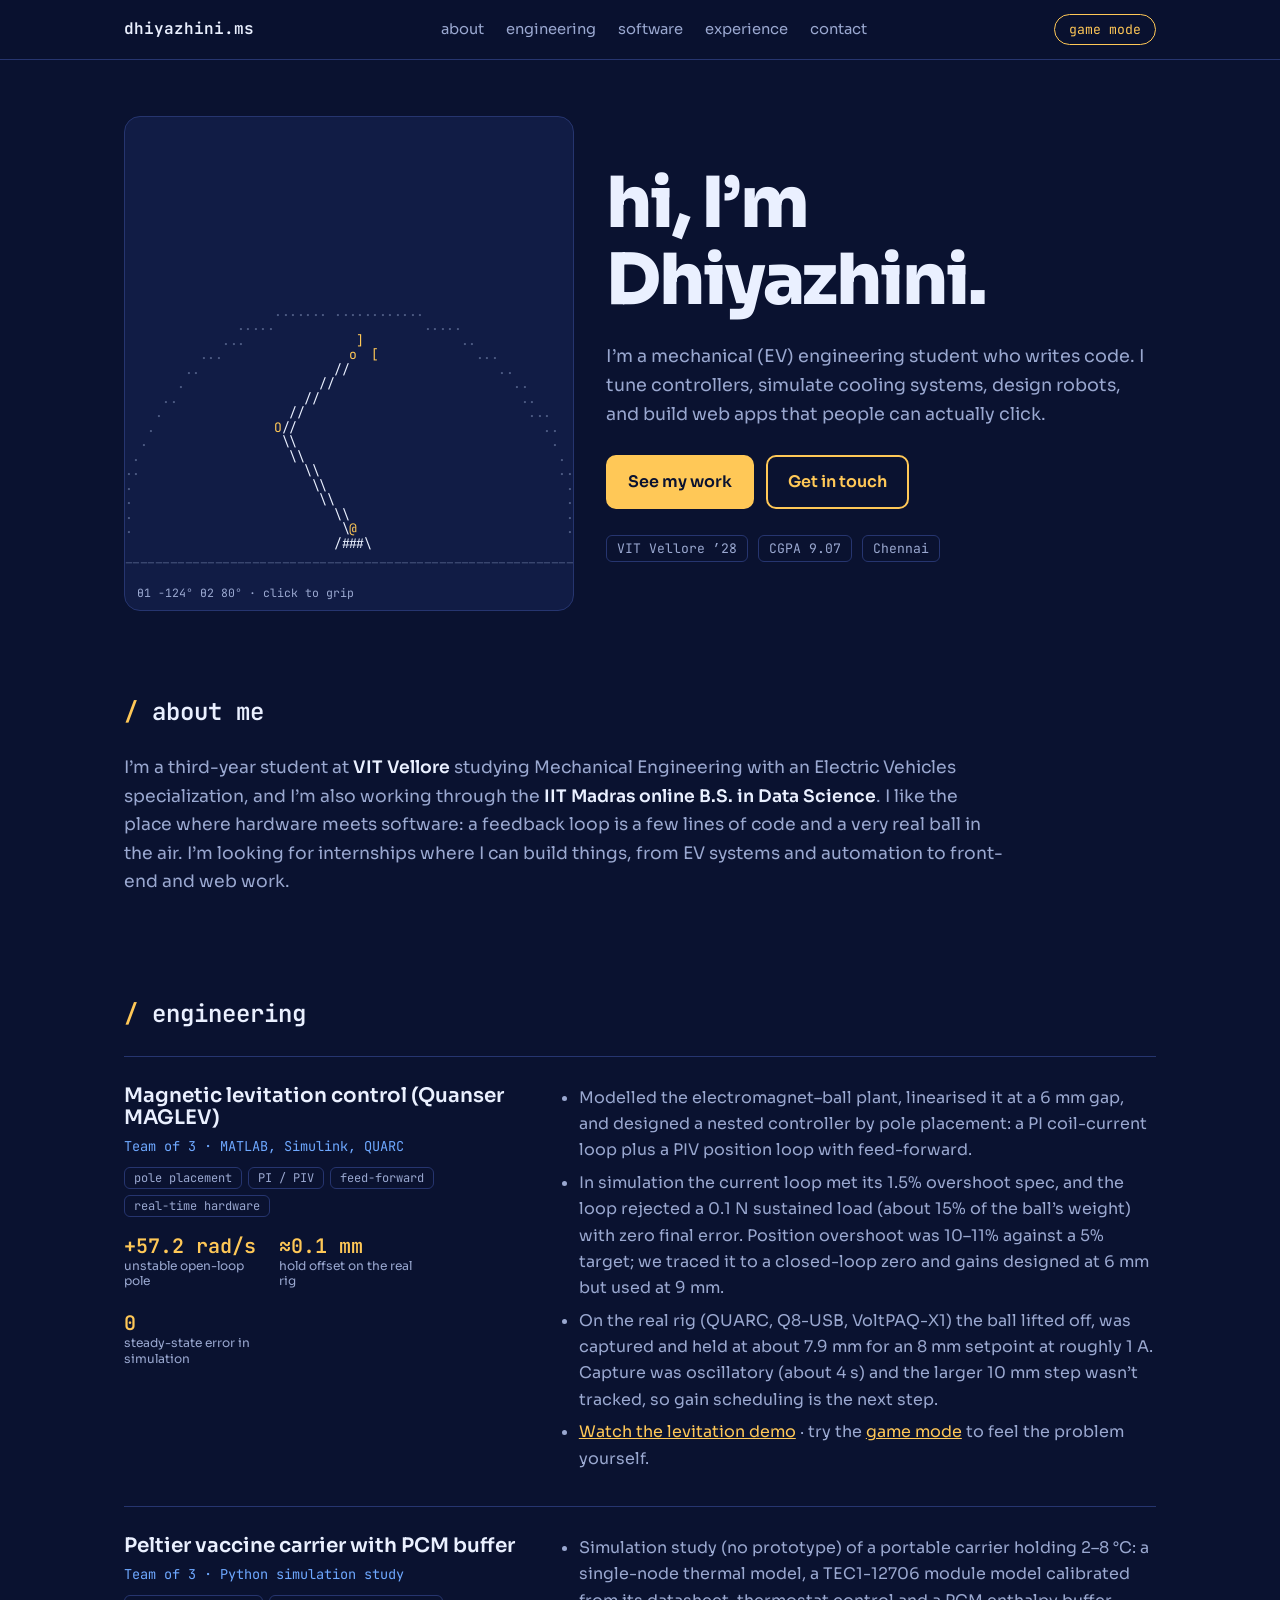
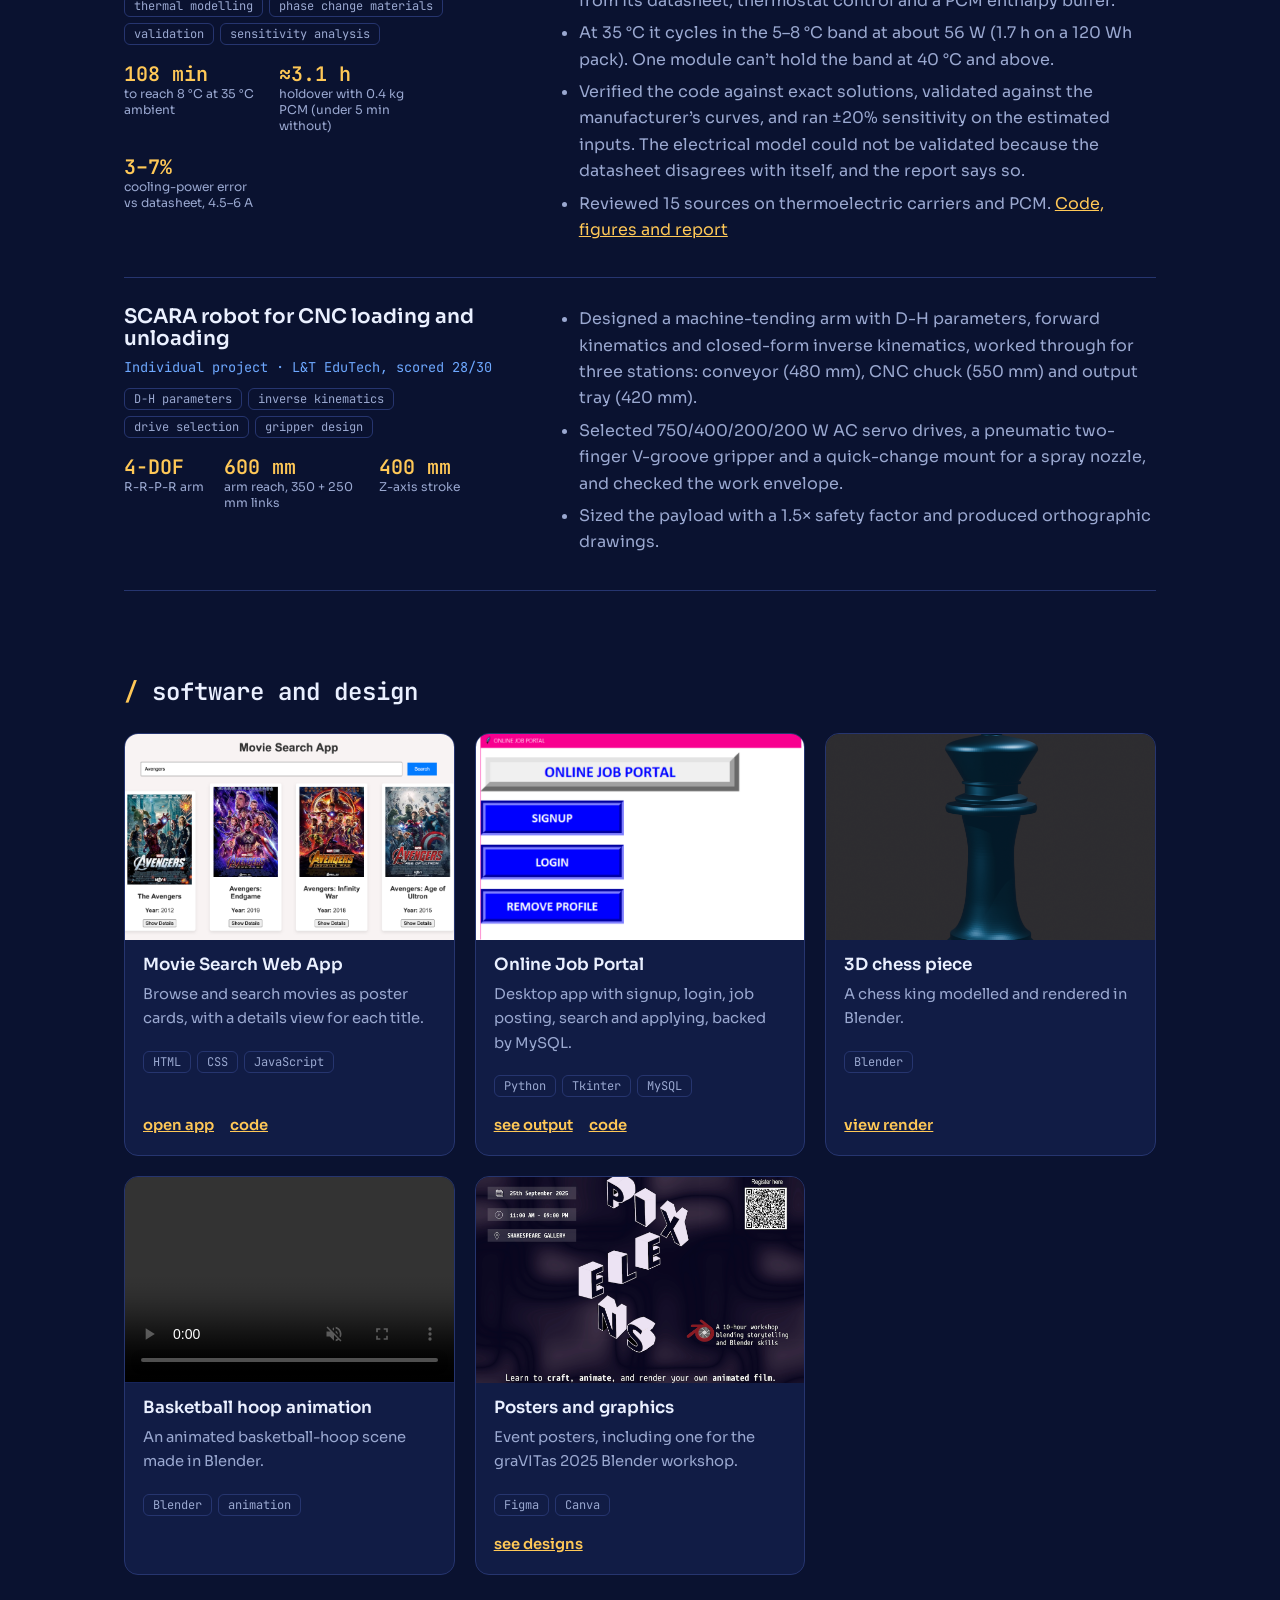
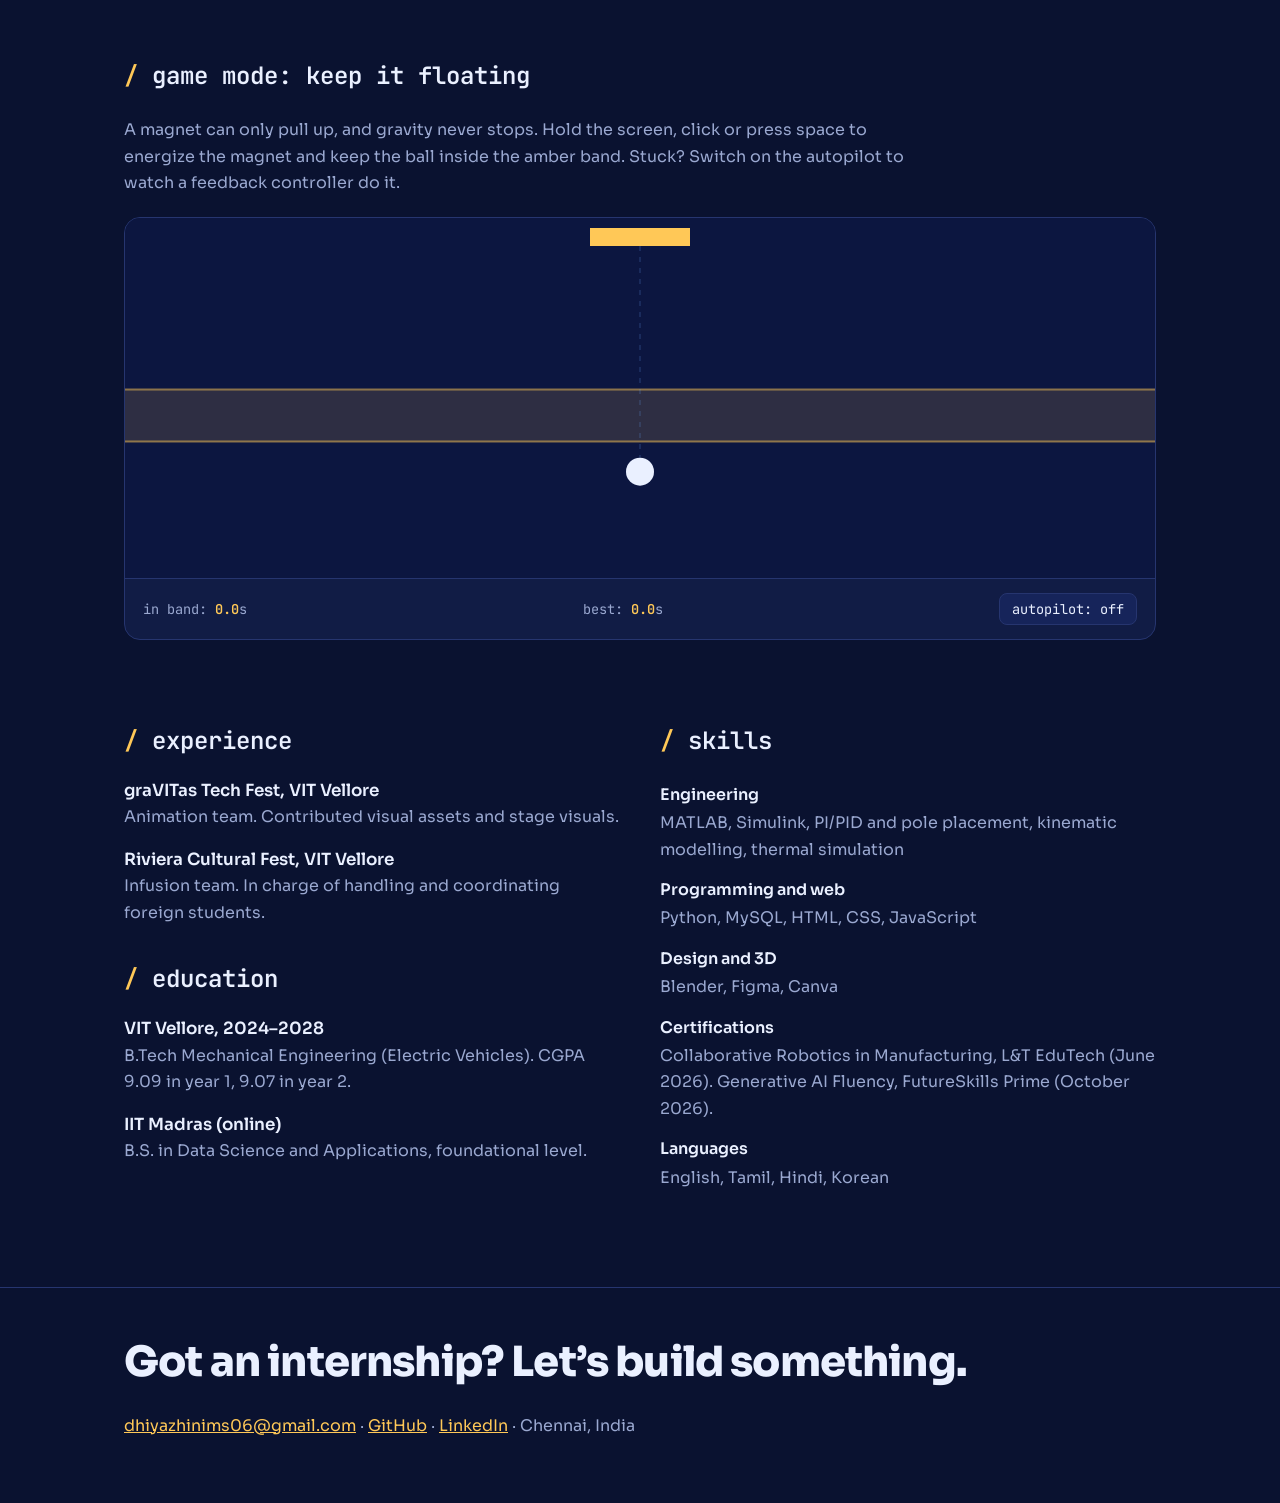
<file: index.html>
<!DOCTYPE html>
<html lang="en">
<head>
<meta charset="utf-8">
<meta name="viewport" content="width=device-width, initial-scale=1">
<title>Dhiyazhini Mourougayane — Engineer, builder, designer</title>
<meta name="description" content="Mechanical (EV) engineering student at VIT Vellore building control systems, thermal simulations, robots and web apps.">
<link rel="preconnect" href="https://fonts.googleapis.com">
<link href="https://fonts.googleapis.com/css2?family=JetBrains+Mono:wght@400;600&family=Sora:wght@400;600;800&display=swap" rel="stylesheet">
<style>
:root{--bg:#0A1230;--panel:#111C45;--panel2:#16245A;--ink:#EAF0FF;--muted:#9AA8D0;--line:#26356F;--amber:#FFC857;--blue:#6EA8FF;
 --sans:"Sora","Segoe UI",Arial,sans-serif;--mono:"JetBrains Mono",ui-monospace,Menlo,Consolas,monospace;
 box-sizing:border-box;padding-top:env(safe-area-inset-top,0px);padding-bottom:env(safe-area-inset-bottom,0px)}
*,*::before,*::after{box-sizing:inherit}
html{scroll-behavior:smooth;background:var(--bg)}
body{margin:0;background:var(--bg);color:var(--ink);font:400 1rem/1.65 var(--sans);-webkit-font-smoothing:antialiased}
a{color:var(--amber)}
a:focus-visible,button:focus-visible{outline:3px solid var(--amber);outline-offset:3px;border-radius:6px}
.wrap{max-width:1080px;margin:0 auto;padding:0 24px}
h1,h2,h3{margin:0;line-height:1.1}
h2{font-family:var(--mono);font-weight:600;font-size:1.5rem;margin-bottom:28px;color:var(--ink)}
h2 span{color:var(--amber)}
section{padding:88px 0 0}
h2[id]{scroll-margin-top:96px}
nav{position:sticky;top:0;z-index:5;background:#0A1230EE;backdrop-filter:blur(8px);border-bottom:1px solid var(--line);padding-top:env(safe-area-inset-top,0px)}
nav .wrap{display:flex;align-items:center;justify-content:space-between;gap:16px;padding-top:14px;padding-bottom:14px;flex-wrap:wrap}
nav b{font-family:var(--mono);font-weight:600}
nav ul{display:flex;gap:22px;list-style:none;margin:0;padding:0;flex-wrap:wrap}
nav a{color:var(--muted);text-decoration:none;font-size:.92rem}
nav a:hover{color:var(--ink)}
.gm{font-family:var(--mono);font-size:.82rem;border:1px solid var(--amber);color:var(--amber);background:transparent;border-radius:99px;padding:6px 14px;cursor:pointer}
.gm:hover{background:var(--amber);color:var(--bg)}
/* hero */
.hero{display:grid;grid-template-columns:minmax(0,.9fr) minmax(0,1.1fr);gap:32px;align-items:center;padding-top:56px}
.portrait{position:relative;background:var(--panel);border:1px solid var(--line);border-radius:16px;overflow:hidden;aspect-ratio:1/1.1}
.portrait canvas{width:100%;height:100%;display:block}
.portrait small{position:absolute;left:12px;bottom:10px;font:400 .72rem var(--mono);color:var(--muted)}
.hero h1{font-size:clamp(2.4rem,6.2vw,4.4rem);font-weight:800;letter-spacing:-.03em}
.hero p{color:var(--muted);font-size:1.1rem;max-width:48ch;margin:22px 0 26px}
.btns{display:flex;gap:12px;flex-wrap:wrap}
.btn{display:inline-block;padding:12px 20px;border-radius:10px;font-weight:600;text-decoration:none;border:2px solid var(--amber);color:var(--amber)}
.btn.fill{background:var(--amber);color:var(--bg)}
.btn:hover{filter:brightness(1.1)}
.facts{display:flex;gap:10px;flex-wrap:wrap;margin-top:26px;font:400 .82rem var(--mono);color:var(--muted)}
.facts span{border:1px solid var(--line);border-radius:6px;padding:4px 10px}
/* about */
.about{max-width:68ch;color:var(--muted);font-size:1.08rem}
.about b{color:var(--ink);font-weight:600}
/* engineering */
.rows{border-top:1px solid var(--line)}
.row{display:grid;grid-template-columns:minmax(0,1fr) minmax(0,1.5fr);gap:12px 40px;padding:28px 0;border-bottom:1px solid var(--line)}
.row h3{font-size:1.25rem;font-weight:600}
.row .meta{font:400 .85rem var(--mono);color:var(--blue);margin-top:8px}
.row ul{margin:0;padding-left:18px;color:var(--muted)}
.row li{margin-bottom:6px}
.tags{display:flex;flex-wrap:wrap;gap:6px;margin-top:12px}
.tag{font:400 .75rem var(--mono);padding:2px 9px;border:1px solid var(--line);border-radius:6px;color:var(--muted)}
.stats{display:flex;gap:20px;flex-wrap:wrap;margin-top:16px}.stat b{display:block;font:600 1.25rem var(--mono);color:var(--amber)}.stat span{font-size:.76rem;color:var(--muted);display:block;max-width:15ch;line-height:1.3}
/* cards */
.grid{display:grid;grid-template-columns:repeat(auto-fit,minmax(250px,1fr));gap:20px}
.proj{background:var(--panel);border:1px solid var(--line);border-radius:14px;overflow:hidden;display:flex;flex-direction:column}
.proj img{width:100%;aspect-ratio:16/10;object-fit:cover;display:block;background:var(--panel2)}
.proj .body{padding:16px 18px 18px;display:flex;flex-direction:column;gap:8px;flex:1}
.proj h3{font-size:1.05rem;font-weight:600}
.proj p{margin:0;color:var(--muted);font-size:.92rem}
.links{margin-top:auto;padding-top:8px;display:flex;gap:16px;font-weight:600;font-size:.92rem;flex-wrap:wrap}
/* game */
.game{background:var(--panel);border:1px solid var(--line);border-radius:16px;overflow:hidden}
.game canvas{display:block;width:100%;height:360px;touch-action:none;cursor:pointer;background:#0C1640}
.hud{display:flex;gap:16px;align-items:center;justify-content:space-between;flex-wrap:wrap;padding:14px 18px;border-top:1px solid var(--line);font:400 .85rem var(--mono);color:var(--muted)}
.hud b{color:var(--amber);font-weight:600}
.hud button{font:inherit;color:var(--ink);background:var(--panel2);border:1px solid var(--line);border-radius:8px;padding:6px 12px;cursor:pointer}
.hud button[aria-pressed="true"]{background:var(--amber);color:var(--bg);border-color:var(--amber)}
.note{color:var(--muted);max-width:66ch;margin:0 0 20px}
/* exp */
.two{display:grid;grid-template-columns:1fr 1fr;gap:40px}
.xp{margin-bottom:20px}.xp h3{font-size:1.05rem;font-weight:600}.xp p{margin:4px 0 0;color:var(--muted)}
dl{margin:0}dt{font-weight:600;margin-top:14px}dd{margin:2px 0 0;color:var(--muted)}
footer{margin-top:96px;padding:40px 0 48px;border-top:1px solid var(--line);color:var(--muted)}
footer .big{font-size:clamp(1.6rem,4.5vw,2.6rem);font-weight:800;color:var(--ink);letter-spacing:-.02em;margin-bottom:14px}
@media (max-width:780px){nav .wrap{padding-top:10px;padding-bottom:10px;gap:8px 16px}nav ul{order:3;width:100%;flex-wrap:nowrap;overflow-x:auto;gap:18px;padding-bottom:2px}nav ul a{white-space:nowrap}h2[id]{scroll-margin-top:130px}.hero,.two,.row{grid-template-columns:1fr}.portrait{max-width:360px}section{padding-top:64px}.game canvas{height:300px}}
@media (prefers-reduced-motion:reduce){html{scroll-behavior:auto}}
</style>
</head>
<body>
<nav aria-label="Main"><div class="wrap">
  <b>dhiyazhini.ms</b>
  <ul><li><a href="#about">about</a></li><li><a href="#engineering">engineering</a></li><li><a href="#software">software</a></li><li><a href="#experience">experience</a></li><li><a href="#contact">contact</a></li></ul>
  <button class="gm" id="gmBtn" type="button">game mode</button>
</div></nav>

<main class="wrap">
<header class="hero">
  <div class="portrait"><canvas id="ascii" role="img" aria-label="ASCII-art SCARA robot arm that reaches toward your cursor and grips when you click"></canvas><small id="read">move your cursor over me</small></div>
  <div>
    <h1>hi, I’m Dhiyazhini.</h1>
    <p>I’m a mechanical (EV) engineering student who writes code. I tune controllers, simulate cooling systems, design robots, and build web apps that people can actually click.</p>
    <div class="btns">
      <a class="btn fill" href="#engineering">See my work</a>
      <a class="btn" href="#contact">Get in touch</a>
    </div>
    <div class="facts"><span>VIT Vellore ’28</span><span>CGPA 9.07</span><span>Chennai</span></div>
  </div>
</header>

<section>
  <h2 id="about"><span>/</span> about me</h2>
  <p class="about">I’m a third-year student at <b>VIT Vellore</b> studying Mechanical Engineering with an Electric Vehicles specialization, and I’m also working through the <b>IIT Madras online B.S. in Data Science</b>. I like the place where hardware meets software: a feedback loop is a few lines of code and a very real ball in the air. I’m looking for internships where I can build things, from EV systems and automation to front-end and web work.</p>
</section>

<section>
  <h2 id="engineering"><span>/</span> engineering</h2>
  <div class="rows">
    <article class="row">
      <div><h3>Magnetic levitation control (Quanser MAGLEV)</h3><div class="meta">Team of 3 · MATLAB, Simulink, QUARC</div>
        <div class="tags"><span class="tag">pole placement</span><span class="tag">PI / PIV</span><span class="tag">feed-forward</span><span class="tag">real-time hardware</span></div>
        <div class="stats"><div class="stat"><b>+57.2 rad/s</b><span>unstable open-loop pole</span></div><div class="stat"><b>≈0.1 mm</b><span>hold offset on the real rig</span></div><div class="stat"><b>0</b><span>steady-state error in simulation</span></div></div></div>
      <ul>
        <li>Modelled the electromagnet–ball plant, linearised it at a 6 mm gap, and designed a nested controller by pole placement: a PI coil-current loop plus a PIV position loop with feed-forward.</li>
        <li>In simulation the current loop met its 1.5% overshoot spec, and the loop rejected a 0.1 N sustained load (about 15% of the ball’s weight) with zero final error. Position overshoot was 10–11% against a 5% target; we traced it to a closed-loop zero and gains designed at 6 mm but used at 9 mm.</li>
        <li>On the real rig (QUARC, Q8-USB, VoltPAQ-X1) the ball lifted off, was captured and held at about 7.9 mm for an 8 mm setpoint at roughly 1 A. Capture was oscillatory (about 4 s) and the larger 10 mm step wasn’t tracked, so gain scheduling is the next step.</li>
        <li><a href="https://drive.google.com/file/d/1ueNFNwtxgQiTC7WgNyVOsfRAM1kd2KJF/view?usp=sharing">Watch the levitation demo</a> · try the <a href="#game">game mode</a> to feel the problem yourself.</li>
      </ul>
    </article>
    <article class="row">
      <div><h3>Peltier vaccine carrier with PCM buffer</h3><div class="meta">Team of 3 · Python simulation study</div>
        <div class="tags"><span class="tag">thermal modelling</span><span class="tag">phase change materials</span><span class="tag">validation</span><span class="tag">sensitivity analysis</span></div>
        <div class="stats"><div class="stat"><b>108 min</b><span>to reach 8 °C at 35 °C ambient</span></div><div class="stat"><b>≈3.1 h</b><span>holdover with 0.4 kg PCM (under 5 min without)</span></div><div class="stat"><b>3–7%</b><span>cooling-power error vs datasheet, 4.5–6 A</span></div></div></div>
      <ul>
        <li>Simulation study (no prototype) of a portable carrier holding 2–8 °C: a single-node thermal model, a TEC1-12706 module model calibrated from its datasheet, thermostat control and a PCM enthalpy buffer.</li>
        <li>At 35 °C it cycles in the 5–8 °C band at about 56 W (1.7 h on a 120 Wh pack). One module can’t hold the band at 40 °C and above.</li>
        <li>Verified the code against exact solutions, validated against the manufacturer’s curves, and ran ±20% sensitivity on the estimated inputs. The electrical model could not be validated because the datasheet disagrees with itself, and the report says so.</li>
        <li>Reviewed 15 sources on thermoelectric carriers and PCM. <a href="https://drive.google.com/drive/folders/1qP5GBR1Ev-ulvqDrJyfELgh0Rbk7EHpR?usp=sharing">Code, figures and report</a></li>
      </ul>
    </article>
    <article class="row">
      <div><h3>SCARA robot for CNC loading and unloading</h3><div class="meta">Individual project · L&amp;T EduTech, scored 28/30</div>
        <div class="tags"><span class="tag">D-H parameters</span><span class="tag">inverse kinematics</span><span class="tag">drive selection</span><span class="tag">gripper design</span></div>
        <div class="stats"><div class="stat"><b>4-DOF</b><span>R-R-P-R arm</span></div><div class="stat"><b>600 mm</b><span>arm reach, 350 + 250 mm links</span></div><div class="stat"><b>400 mm</b><span>Z-axis stroke</span></div></div></div>
      <ul>
        <li>Designed a machine-tending arm with D-H parameters, forward kinematics and closed-form inverse kinematics, worked through for three stations: conveyor (480 mm), CNC chuck (550 mm) and output tray (420 mm).</li>
        <li>Selected 750/400/200/200 W AC servo drives, a pneumatic two-finger V-groove gripper and a quick-change mount for a spray nozzle, and checked the work envelope.</li>
        <li>Sized the payload with a 1.5× safety factor and produced orthographic drawings.</li>
      </ul>
    </article>
  </div>
</section>

<section>
  <h2 id="software"><span>/</span> software and design</h2>
  <div class="grid">
    <article class="proj"><img src="projects/movie-app/movie_search_webapp.png" alt="Movie Search Web App" loading="lazy"><div class="body">
      <h3>Movie Search Web App</h3><p>Browse and search movies as poster cards, with a details view for each title.</p>
      <div class="tags"><span class="tag">HTML</span><span class="tag">CSS</span><span class="tag">JavaScript</span></div>
      <div class="links"><a href="projects/movie-app/">open app</a><a href="https://github.com/Dhiyazhini/portfolio-website/tree/main/projects/movie-app">code</a></div></div></article>
    <article class="proj"><img src="projects/online-job-portal/online_job_portal.png" alt="Online Job Portal" loading="lazy"><div class="body">
      <h3>Online Job Portal</h3><p>Desktop app with signup, login, job posting, search and applying, backed by MySQL.</p>
      <div class="tags"><span class="tag">Python</span><span class="tag">Tkinter</span><span class="tag">MySQL</span></div>
      <div class="links"><a href="projects/online-job-portal/Online_Job_Portal_Output.pdf">see output</a><a href="https://github.com/Dhiyazhini/portfolio-website/tree/main/projects/online-job-portal">code</a></div></div></article>
    <article class="proj"><img src="projects/3d-model/3D-chesspiece-king.png" alt="Blender render of a chess king" loading="lazy"><div class="body">
      <h3>3D chess piece</h3><p>A chess king modelled and rendered in Blender.</p>
      <div class="tags"><span class="tag">Blender</span></div>
      <div class="links"><a href="projects/3d-model/3D-chesspiece-king.png">view render</a></div></div></article>
    <article class="proj"><video src="projects/3d-model/basketball_animation.mp4" controls muted loop playsinline preload="metadata" aria-label="Animated basketball hoop scene" style="width:100%;aspect-ratio:16/10;object-fit:cover;display:block;background:var(--panel2)"></video><div class="body">
      <h3>Basketball hoop animation</h3><p>An animated basketball-hoop scene made in Blender.</p>
      <div class="tags"><span class="tag">Blender</span><span class="tag">animation</span></div></div></article>
    <article class="proj"><img src="projects/graphic-design/Pixelens_finalGravitas.png" alt="graVITas workshop poster" loading="lazy"><div class="body">
      <h3>Posters and graphics</h3><p>Event posters, including one for the graVITas 2025 Blender workshop.</p>
      <div class="tags"><span class="tag">Figma</span><span class="tag">Canva</span></div>
      <div class="links"><a href="projects/graphic-design/graphic-design-display.pdf">see designs</a></div></div></article>
  </div>
</section>

<section>
  <h2 id="game"><span>/</span> game mode: keep it floating</h2>
  <p class="note">A magnet can only pull up, and gravity never stops. Hold the screen, click or press space to energize the magnet and keep the ball inside the amber band. Stuck? Switch on the autopilot to watch a feedback controller do it.</p>
  <div class="game">
    <canvas id="g" tabindex="0" role="img" aria-label="Levitation game: hold space or click to lift the ball into the band"></canvas>
    <div class="hud"><span>in band: <b id="sc">0.0</b>s</span><span>best: <b id="bs">0.0</b>s</span>
      <button id="ap" type="button" aria-pressed="false">autopilot: off</button></div>
  </div>
</section>

<section>
  <div class="two">
    <div>
      <h2 id="experience"><span>/</span> experience</h2>
      <div class="xp"><h3>graVITas Tech Fest, VIT Vellore</h3><p>Animation team. Contributed visual assets and stage visuals.</p></div>
      <div class="xp"><h3>Riviera Cultural Fest, VIT Vellore</h3><p>Infusion team. In charge of handling and coordinating foreign students.</p></div>
      <h2 style="margin-top:40px"><span>/</span> education</h2>
      <div class="xp"><h3>VIT Vellore, 2024–2028</h3><p>B.Tech Mechanical Engineering (Electric Vehicles). CGPA 9.09 in year 1, 9.07 in year 2.</p></div>
      <div class="xp"><h3>IIT Madras (online)</h3><p>B.S. in Data Science and Applications, foundational level.</p></div>
    </div>
    <div>
      <h2><span>/</span> skills</h2>
      <dl>
        <dt>Engineering</dt><dd>MATLAB, Simulink, PI/PID and pole placement, kinematic modelling, thermal simulation</dd>
        <dt>Programming and web</dt><dd>Python, MySQL, HTML, CSS, JavaScript</dd>
        <dt>Design and 3D</dt><dd>Blender, Figma, Canva</dd>
        <dt>Certifications</dt><dd>Collaborative Robotics in Manufacturing, L&amp;T EduTech (June 2026). Generative AI Fluency, FutureSkills Prime (October 2026).</dd>
        <dt>Languages</dt><dd>English, Tamil, Hindi, Korean</dd>
      </dl>
    </div>
  </div>
</section>
</main>

<footer id="contact"><div class="wrap">
  <div class="big">Got an internship? Let’s build something.</div>
  <p><a href="mailto:dhiyazhinims06@gmail.com">dhiyazhinims06@gmail.com</a> · <a href="https://github.com/Dhiyazhini">GitHub</a> · <a href="https://www.linkedin.com/in/dhiyazhini-m-62827731a/">LinkedIn</a> · Chennai, India</p>
</div></footer>

<script>
/* ASCII SCARA arm that follows the cursor */
(function(){
  var c=document.getElementById('ascii'),x=c.getContext('2d'),rd=document.getElementById('read'),
  COLS=60,ROWS=34,W,H,cw,ch,bx,by,L1,L2,tx=null,ty=null,t1=-1.2,t2=1.6,grip=false,
  reduce=matchMedia('(prefers-reduced-motion: reduce)').matches,t0=performance.now(),g;
  var INK='#EAF0FF',AMB='#FFC857',MUT='rgba(154,168,208,.45)',BLU='#6EA8FF';
  function fit(){var d=devicePixelRatio||1;W=c.clientWidth;H=c.clientHeight;c.width=W*d;c.height=H*d;x.setTransform(d,0,0,d,0,0);
    cw=W/COLS;ch=H/ROWS;bx=W/2;by=H*.84;L1=W*.27;L2=W*.23;draw(performance.now())}
  function goal(now){if(tx!==null)return[tx,ty];var s=(now-t0)/1000;return[bx+Math.cos(s*.7)*L1*1.15,by-L1*.95-Math.sin(s*.9)*L2*.6]}
  function ik(px,py){var dx=px-bx,dy=py-by,k=Math.atan2(dy,dx),d=Math.hypot(dx,dy);
    d=Math.min(L1+L2-1,Math.max(Math.abs(L1-L2)+1,d));
    var c2=Math.max(-1,Math.min(1,(d*d-L1*L1-L2*L2)/(2*L1*L2))),a2=Math.acos(c2);
    return[k-Math.atan2(L2*Math.sin(a2),L1+L2*Math.cos(a2)),a2]}
  function wrap(a){return((a+Math.PI)%(2*Math.PI)+2*Math.PI)%(2*Math.PI)-Math.PI}
  function put(px,py,chr,col){var cl=Math.floor(px/cw),r=Math.floor(py/ch);if(cl<0||cl>=COLS||r<0||r>=ROWS)return;g[r*COLS+cl]=[chr,col]}
  function line(x0,y0,x1,y1,col){var dx=x1-x0,dy=y1-y0,n=Math.ceil(Math.hypot(dx,dy)/(Math.min(cw,ch)*.6)),chr;
    if(Math.abs(dy)<.38*Math.abs(dx))chr='=';else if(Math.abs(dx)<.38*Math.abs(dy))chr='|';else chr=(dx*dy>0)?'\\':'/';
    for(var i=0;i<=n;i++)put(x0+dx*i/n,y0+dy*i/n,chr,col)}
  function deg(a){return Math.round(a*180/Math.PI)}
  function draw(now){
    var p=goal(now),a=ik(p[0],p[1]),f=reduce?1:.16;
    t1+=wrap(a[0]-t1)*f;t2+=(a[1]-t2)*f;
    var ex=bx+L1*Math.cos(t1),ey=by+L1*Math.sin(t1),ph=t1+t2,wx=ex+L2*Math.cos(ph),wy=ey+L2*Math.sin(ph);
    g={};
    for(var q=-Math.PI;q<=0;q+=.035)put(bx+(L1+L2)*Math.cos(q),by+(L1+L2)*Math.sin(q),'.',MUT);
    for(var cc=0;cc<COLS;cc++)put(cc*cw+1,by+ch*1.7,'_',MUT);
    put(bx-2*cw,by+ch,'/',INK);put(bx-cw,by+ch,'#',INK);put(bx,by+ch,'#',INK);put(bx+cw,by+ch,'#',INK);put(bx+2*cw,by+ch,'\\',INK);
    if(tx!==null)put(tx,ty,'+',BLU);
    line(bx,by,ex,ey,INK);line(ex,ey,wx,wy,INK);
    put(bx,by,'@',AMB);put(ex,ey,'O',AMB);put(wx,wy,'o',AMB);
    var tipx=wx+Math.cos(ph)*ch*1.5,tipy=wy+Math.sin(ph)*ch*1.5,gap=(grip?.55:1.5)*cw,px=-Math.sin(ph),py=Math.cos(ph);
    put(tipx+px*gap,tipy+py*gap,'[',AMB);put(tipx-px*gap,tipy-py*gap,']',AMB);
    x.clearRect(0,0,W,H);x.font=Math.min(cw*1.75,ch*.98)+'px "JetBrains Mono",monospace';x.textBaseline='top';
    for(var k in g){var r=Math.floor(k/COLS),cl=k%COLS;x.fillStyle=g[k][1];x.fillText(g[k][0],cl*cw,r*ch)}
    rd.textContent='θ1 '+deg(t1)+'°  θ2 '+deg(t2)+'°  ·  click to grip';
  }
  function loop(now){draw(now);requestAnimationFrame(loop)}
  c.addEventListener('pointermove',function(e){var b=c.getBoundingClientRect();tx=e.clientX-b.left;ty=e.clientY-b.top;if(reduce)draw(performance.now())});
  c.addEventListener('pointerleave',function(){tx=null;if(reduce)draw(performance.now())});
  c.addEventListener('pointerdown',function(){grip=true;if(reduce)draw(performance.now())});
  addEventListener('pointerup',function(){grip=false;if(reduce)draw(performance.now())});
  addEventListener('resize',fit);
  fit();if(!reduce)requestAnimationFrame(loop);
})();

/* levitation game */
(function(){
  var c=document.getElementById('g'),x=c.getContext('2d'),sc=document.getElementById('sc'),bs=document.getElementById('bs'),ap=document.getElementById('ap');
  var reduce=matchMedia('(prefers-reduced-motion: reduce)').matches,W,H,y,v,hold=false,auto=false,t=0,best=0,bandC,bandT=0,last=performance.now();
  function size(){var d=devicePixelRatio||1;W=c.clientWidth;H=c.clientHeight;c.width=W*d;c.height=H*d;x.setTransform(d,0,0,d,0,0)}
  function reset(){y=H*.7;v=0;t=0}
  function band(){return H*(0.45+0.15*Math.sin(bandT*0.45))}
  function on(e){hold=true;if(e&&e.preventDefault)e.preventDefault()}
  function off(){hold=false}
  c.addEventListener('pointerdown',on);addEventListener('pointerup',off);c.addEventListener('pointerleave',off);
  addEventListener('keydown',function(e){if(e.code==='Space'&&document.activeElement===c){hold=true;e.preventDefault()}});
  addEventListener('keyup',function(e){if(e.code==='Space')hold=false});
  ap.addEventListener('click',function(){auto=!auto;ap.setAttribute('aria-pressed',auto);ap.textContent='autopilot: '+(auto?'on':'off');reset()});
  function frame(now){
    var dt=Math.min(.033,(now-last)/1000);last=now;bandT+=dt;bandC=band();
    var u=hold?1:0;
    if(auto){var e=bandC-y;u=Math.max(0,Math.min(1,.53+(-e*.012)+(v*.03)))} /* PD: pull harder when below, ease off when rising */
    var a=900-1700*u; /* gravity pulls down, magnet pulls up */
    v+=a*dt;v*=.992;y+=v*dt;
    if(y<28){y=28;v=Math.max(0,v)} if(y>H-20){y=H-20;v=0}
    var inB=Math.abs(y-bandC)<26;
    if(inB){t+=dt;if(t>best){best=t}}else{t=Math.max(0,t-dt*2)}
    sc.textContent=t.toFixed(1);bs.textContent=best.toFixed(1);
    x.clearRect(0,0,W,H);
    x.fillStyle='rgba(255,200,87,.14)';x.fillRect(0,bandC-26,W,52);x.strokeStyle='rgba(255,200,87,.5)';x.beginPath();x.moveTo(0,bandC-26);x.lineTo(W,bandC-26);x.moveTo(0,bandC+26);x.lineTo(W,bandC+26);x.stroke();
    x.fillStyle='#FFC857';x.fillRect(W/2-50,10,100,18);
    x.strokeStyle='rgba(110,168,255,'+(0.15+0.6*(hold||auto?1:0))+')';x.lineWidth=2;x.setLineDash([5,6]);x.beginPath();x.moveTo(W/2,28);x.lineTo(W/2,y-14);x.stroke();x.setLineDash([]);
    x.fillStyle=inB?'#FFC857':'#EAF0FF';x.beginPath();x.arc(W/2,y,14,0,6.2832);x.fill();
    requestAnimationFrame(frame);
  }
  addEventListener('resize',function(){size();reset()});
  size();reset();
  if(reduce){ap.click();}
  requestAnimationFrame(frame);
  document.getElementById('gmBtn').addEventListener('click',function(){document.getElementById('game').scrollIntoView({behavior:reduce?'auto':'smooth'});c.focus({preventScroll:true})});
})();
</script>
</body>
</html>
</file>
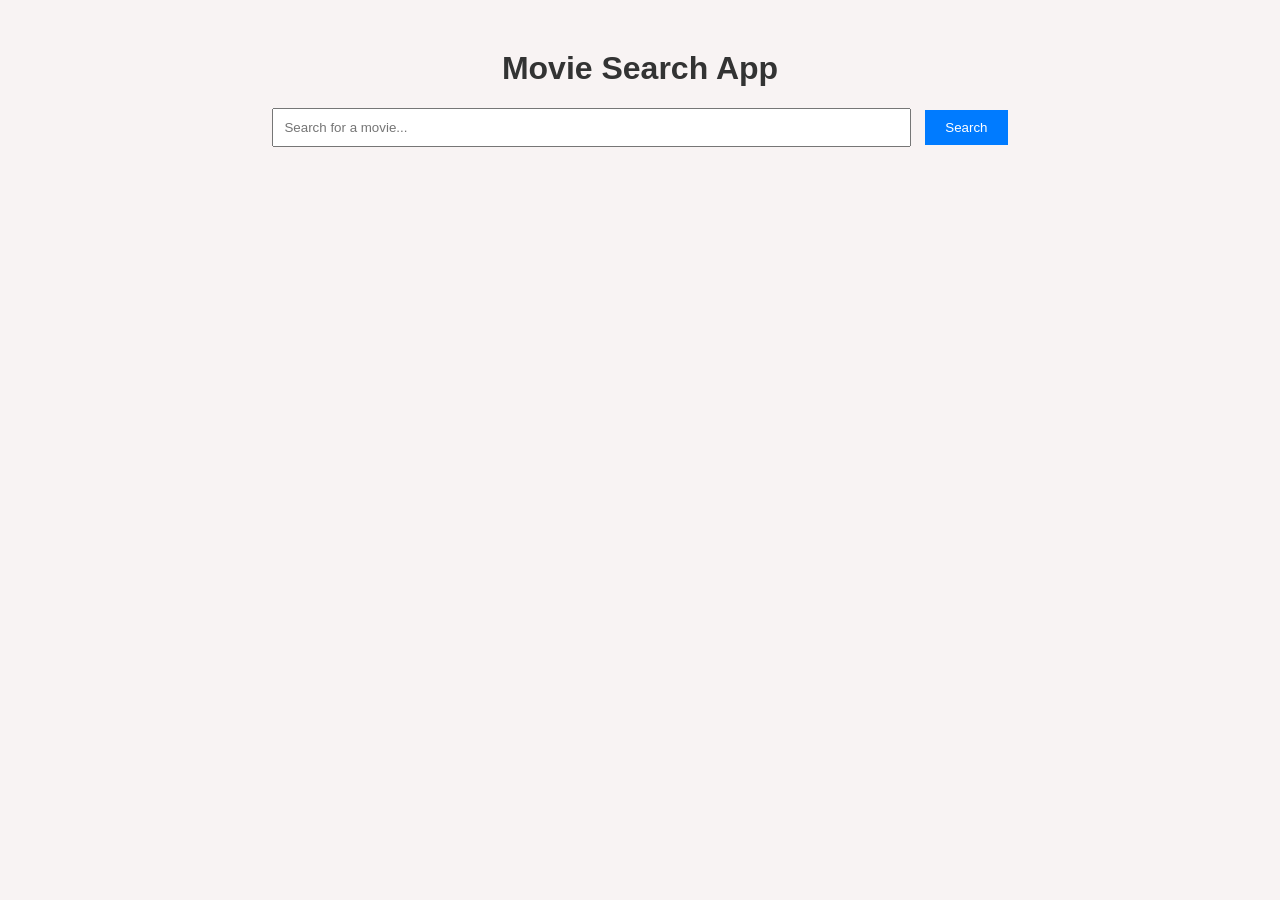
<file: projects/movie-app/index.html>
<!DOCTYPE html>
<html lang="en">
<head>
    <meta charset="UTF-8">
    <meta name="viewport" content="width=device-width, initial-scale=1.0">
    <title>Movie Search App</title>
    <link rel="stylesheet" href="styles.css">
</head>
<body>
    <div class="container">
        <h1>Movie Search App</h1>
        <input type="text" id="search-bar" placeholder="Search for a movie...">
        <button id="search-btn">Search</button>
        <div id="movie-results"></div>
    </div>
    <script src="script.js"></script>
</body>
</html>
</file>
<file: projects/movie-app/styles.css>
body {
    font-family: Arial, sans-serif;
    background-color: #f8f3f3;
    color: #333;
    margin: 0;
    padding: 0;
    text-align: center;
}

.container {
    margin-top: 50px;
    width: 80%;
    margin-left: auto;
    margin-right: auto;
}

#search-bar {
    padding: 10px;
    width: 60%;
    margin-right: 10px;
}

#search-btn {
    padding: 10px 20px;
    background-color: #007BFF;
    color: white;
    border: none;
    cursor: pointer;
}

#search-btn:hover {
    background-color: #0056b3;
}

.movie-card {
    display: inline-block;
    width: 180px;
    margin: 20px;
    padding: 10px;
    background-color: #fff;
    border-radius: 5px;
    box-shadow: 0 4px 8px rgba(0, 0, 0, 0.1);
}

.movie-card img {
    width: 100%;
    height: 250px;
    object-fit: cover;
}

.movie-details {
    display: none;
    margin-top: 10px;
    font-size: 14px;
    color: #555;
}
</file>
